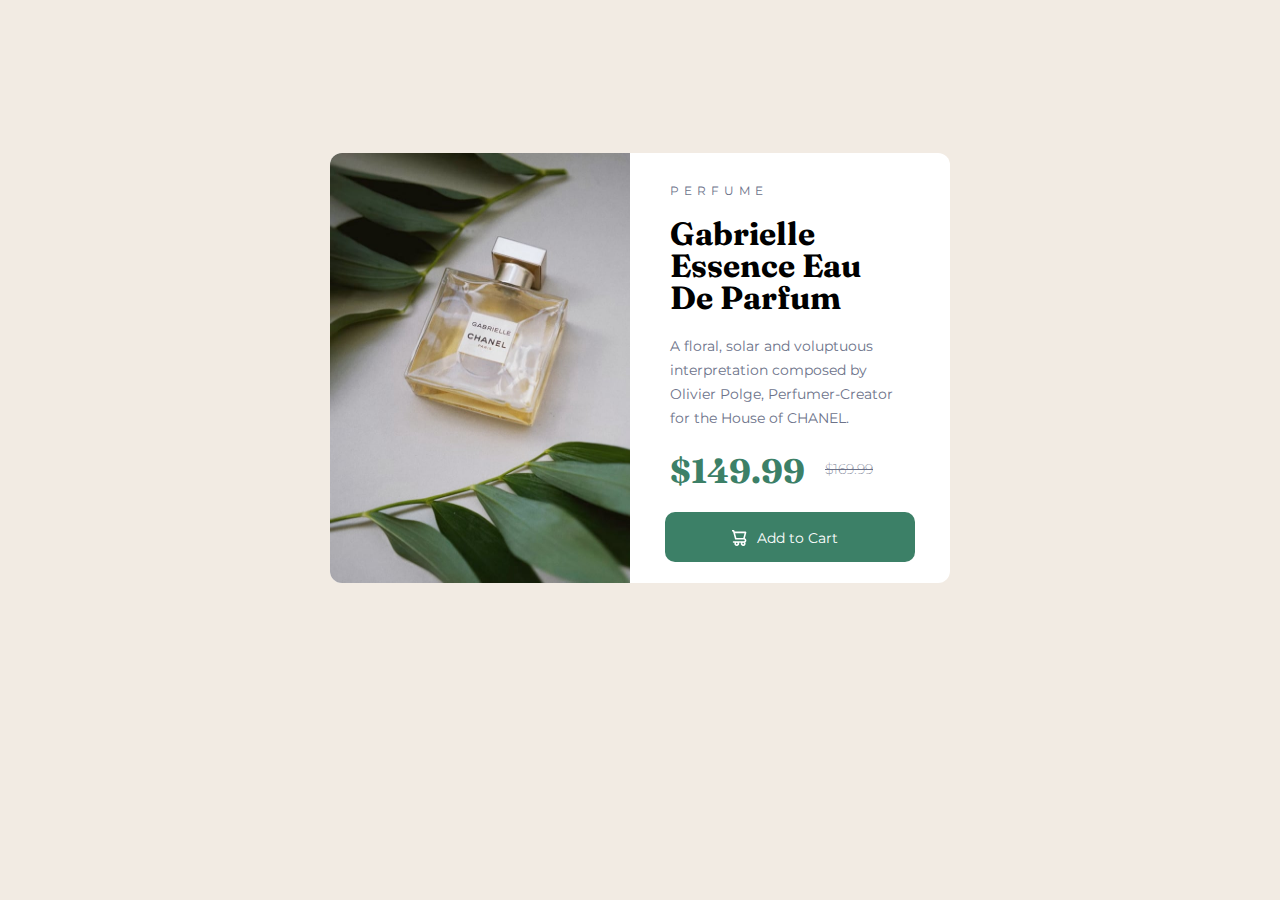
<file: index.html>
<!DOCTYPE html>
<html lang="en">
<head>
  <meta charset="UTF-8">
  <meta name="viewport" content="width=device-width, initial-scale=1.0"> <!-- displays site properly based on user's device -->

  <link rel="icon" type="image/png" sizes="32x32" href="images/favicon-32x32.png">
  <link rel="stylesheet" href="style.css">
  
  <link rel="preconnect" href="https://fonts.googleapis.com">
<link rel="preconnect" href="https://fonts.gstatic.com" crossorigin>
<link href="https://fonts.googleapis.com/css2?family=Fraunces:opsz,wght@9..144,100;9..144,200;9..144,300;9..144,700&family=Montserrat:wght@500;700&display=swap" rel="stylesheet">
  <title>Frontend Mentor | Product preview card component</title>
 
</head>
<body>
  <main>
    <div id="container">
      <div><img src="images/image-product-desktop.jpg" alt="product" class="image-desktop">
           <img src="images/image-product-mobile.jpg" alt="product" class="image-mobile"></div>
  <div>
    
    <div class="perfume">PERFUME</div>
  
    <h1 style="line-height: 1; font-family: 'Fraunces', serif;">Gabrielle Essence Eau De Parfum</h1>
    <div id="section">A floral, solar and voluptuous interpretation composed by Olivier Polge, 
                      Perfumer-Creator for the House of CHANEL.</div>

  <prices>$149.99<div id="oldprice">$169.99</div></prices>
  
  <div class="buttonContainer"><button style="font-family: 'Montserrat', sans-serif;">  
    <img src="images/icon-cart.svg" alt="icon-cart" id="iconCart">Add to Cart</button></div></div>
</div>

</main>
</body>
</html>
</file>
<file: style.css>
body {
    background-color: hsl(30, 38%, 92%);   
    min-height: 45rem;
    display: flex;
    flex-direction: column;
    align-items: center;
    justify-content: center;
  
  }
  
  .perfume {
      color: hsl(228, 12%, 48%);
      font-family: 'Montserrat', sans-serif;
      margin: 40px;
      margin-top: 30px;
      letter-spacing: 5px;
      font-size: 12px;
  
  }
  
  h1, #section {
      padding-right: 70px;
      margin: 0 0 20px 40px;
      position: relative;
      bottom: 20px;
      
  }
  
  #section {
      font-size: 14px;
      color: hsl(228, 12%, 48%);
      padding-right: 50px;
      font-family: 'Montserrat', sans-serif;
      line-height: 24px;
    }
  
  
  #container {
      width: 620px;
      height: 430px;
      background-color: hsl(0, 0%, 100%);
      display: flex;
      border-radius: 12px;
  }

  prices {
    color: hsl(158, 36%, 37%);
    font-size: 34px;
    font-weight: 700;
    display: flex;
    gap: 20px;
    margin: 30px;
    position: relative;
    bottom: 30px;
    left: 10px;
    font-family: 'Fraunces', serif;
}

#oldprice {
    color: hsl(228, 12%, 48%);
    font-size: 14px;
    text-decoration: line-through;
    font-weight: 200;
    margin-top: 10px;
    font-family: 'Montserrat', sans-serif;
}

.buttonContainer {
    display: flex;
    flex-direction: column;
    align-items: center;
    justify-content: center;
}

button {
    width: calc(100% - 70px);    
    height: 50px;
    background-color: hsl(158, 36%, 37%);
    color: white; 
    font-size: 14px;
    border-radius: 10px;
    position: relative;
    bottom: 40px;
    border: none
}

button:hover {
    background-color: hsl(158, 38%, 21%);
    transition: 1s;
}
  
#iconCart {
    position: relative;
    right: 10px;
    top: 3px;
}

.image-desktop {
      border-top-left-radius: 12px;
      border-bottom-left-radius: 12px;
      width: 300px;
      height: 430px;
  }
  
.image-mobile {
      display: none;
  }
  
@media only screen and (max-width: 767px) {
      
    .image-desktop {
          display: none;
      }
      
    .image-mobile {
          display: block;
          width: 100%;
          height: auto;
          border-top-right-radius: 12px;
          border-top-left-radius: 12px;
          background-image: url("/images/image-product-mobile.jpg");
      }


    #container {
          width: calc(100% - 10%);
          height: auto;
          flex-direction: column;
          margin: 25px 0 25px 25px;
      }

    #section {
        padding-right: 170px;
    }

    h1, prices {
        font-size: 40px;
    }

    
}
</file>
